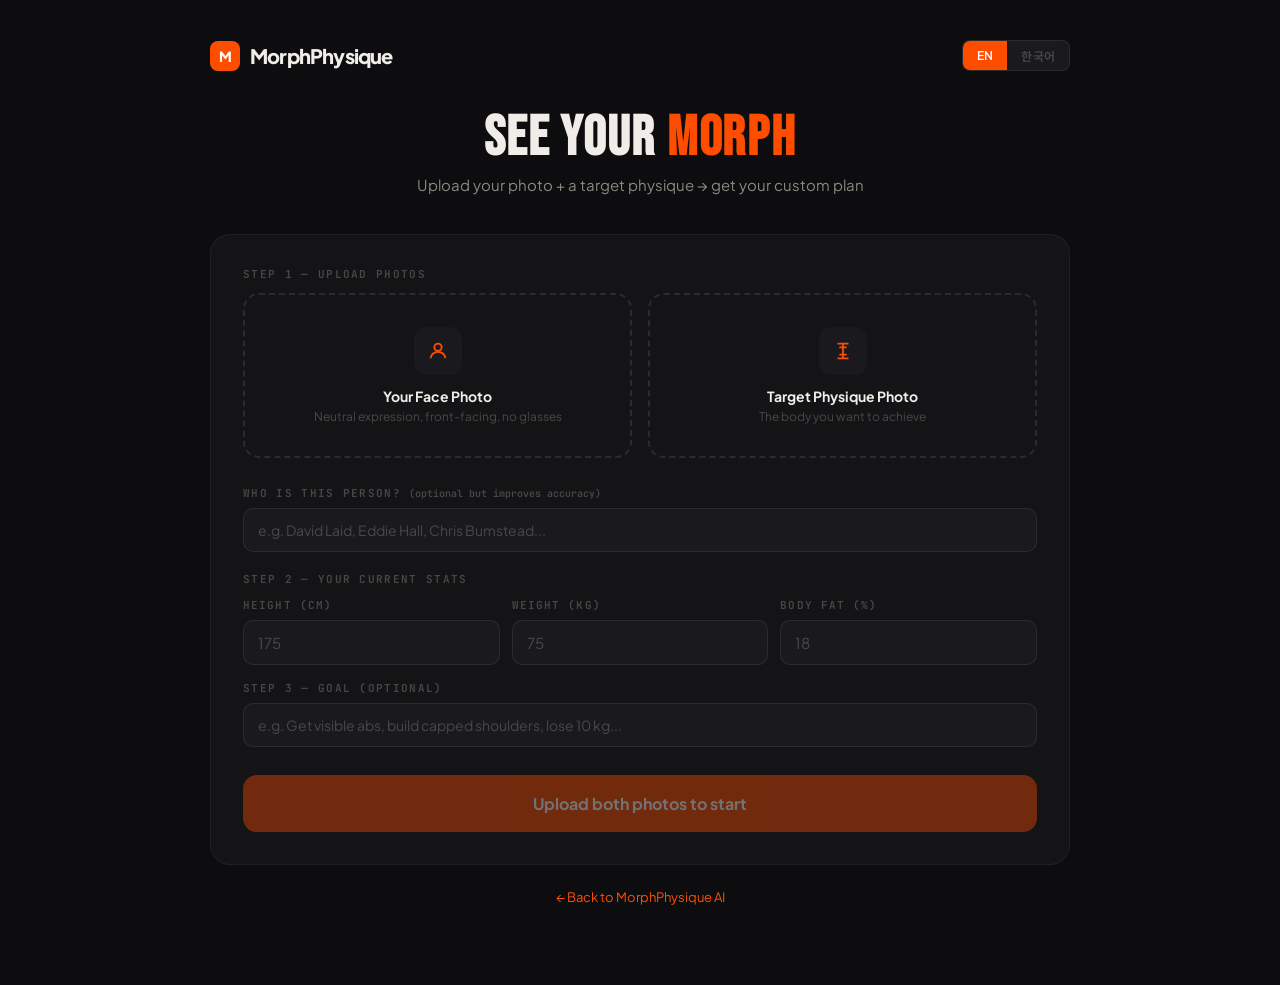
<file: morph.html>
<!DOCTYPE html>
<html lang="en">
<head>
    <meta charset="UTF-8">
    <meta name="viewport" content="width=device-width, initial-scale=1.0">
    <title>MorphPhysique AI — Try It</title>
    <link rel="preconnect" href="https://fonts.googleapis.com">
    <link rel="preconnect" href="https://fonts.gstatic.com" crossorigin>
    <link href="https://fonts.googleapis.com/css2?family=Bebas+Neue&family=Noto+Sans+KR:wght@400;500;600;700;800&family=Plus+Jakarta+Sans:wght@400;500;600;700;800&family=JetBrains+Mono:wght@400;500&display=swap" rel="stylesheet">
    <style>
        :root {
            --deep-space: #0D0D0F;
            --surface-1: #141417;
            --surface-2: #1A1A1E;
            --surface-3: #222228;
            --surface-4: #2A2A32;
            --accent: #FF4D00;
            --accent-light: #FF7A40;
            --accent-glow: rgba(255, 77, 0, 0.40);
            --text-primary: #F0EDE8;
            --text-secondary: #8A8880;
            --text-muted: #4A4845;
            --border-subtle: rgba(255, 255, 255, 0.05);
            --border-dim: rgba(255, 255, 255, 0.08);
            --green: #22C55E;
            --green-dim: rgba(34, 197, 94, 0.12);
            --yellow: #F59E0B;
            --yellow-dim: rgba(245, 158, 11, 0.12);
            --red: #F43F5E;
            --red-dim: rgba(244, 63, 94, 0.1);
        }

        * { margin: 0; padding: 0; box-sizing: border-box; }

        body {
            font-family: 'Plus Jakarta Sans', 'Noto Sans KR', sans-serif;
            background: var(--deep-space);
            color: var(--text-primary);
            min-height: 100vh;
            display: flex;
            flex-direction: column;
            align-items: center;
            padding: 40px 20px 80px;
        }

        /* ── Header row ── */
        .header-row {
            display: flex;
            align-items: center;
            width: 100%;
            max-width: 860px;
            margin-bottom: 40px;
        }

        .logo {
            display: flex;
            align-items: center;
            gap: 10px;
        }

        .logo-icon {
            width: 30px;
            height: 30px;
            background: var(--accent);
            border-radius: 8px;
            display: grid;
            place-items: center;
            font-size: 14px;
            font-weight: 800;
            color: #fff;
        }

        .logo-text {
            font-size: 20px;
            font-weight: 800;
            letter-spacing: -0.04em;
        }

        /* ── Language toggle ── */
        .lang-toggle {
            margin-left: auto;
            display: flex;
            background: var(--surface-2);
            border: 1px solid var(--border-dim);
            border-radius: 8px;
            overflow: hidden;
        }

        .lang-btn {
            padding: 6px 14px;
            font-size: 12px;
            font-weight: 600;
            color: var(--text-muted);
            background: transparent;
            border: none;
            cursor: pointer;
            font-family: 'Plus Jakarta Sans', 'Noto Sans KR', sans-serif;
            transition: all 0.2s;
            letter-spacing: 0.02em;
        }

        .lang-btn.active {
            background: var(--accent);
            color: #fff;
        }

        .lang-btn:not(.active):hover {
            color: var(--text-secondary);
            background: var(--surface-3);
        }

        h1 {
            font-family: 'Bebas Neue', sans-serif;
            font-size: clamp(36px, 6vw, 56px);
            letter-spacing: 0.03em;
            text-align: center;
            margin-bottom: 8px;
            line-height: 1;
        }

        h1 span { color: var(--accent); }

        .subtitle {
            color: var(--text-secondary);
            text-align: center;
            margin-bottom: 40px;
            font-size: 15px;
        }

        .morph-container {
            width: 100%;
            max-width: 860px;
            background: var(--surface-1);
            border: 1px solid var(--border-subtle);
            border-radius: 20px;
            padding: 32px;
        }

        /* ── Section label ── */
        .section-label {
            font-size: 11px;
            font-weight: 600;
            color: var(--text-muted);
            text-transform: uppercase;
            letter-spacing: 0.12em;
            font-family: 'JetBrains Mono', monospace;
            margin-bottom: 12px;
        }

        /* ── Upload areas ── */
        .upload-row {
            display: grid;
            grid-template-columns: 1fr 1fr;
            gap: 16px;
            margin-bottom: 28px;
        }

        .upload-area {
            border: 2px dashed rgba(255, 255, 255, 0.1);
            border-radius: 16px;
            padding: 32px 16px;
            text-align: center;
            cursor: pointer;
            transition: all 0.25s;
            position: relative;
        }

        .upload-area:hover {
            border-color: var(--accent);
            background: rgba(255, 77, 0, 0.03);
        }

        .upload-area.has-image {
            padding: 12px;
            border-style: solid;
            border-color: var(--accent);
        }

        .upload-icon {
            width: 48px;
            height: 48px;
            background: var(--surface-2);
            border-radius: 12px;
            display: grid;
            place-items: center;
            margin: 0 auto 12px;
            color: var(--accent);
        }

        .upload-title {
            font-size: 14px;
            font-weight: 700;
            margin-bottom: 4px;
            word-break: break-all;
        }

        .upload-hint {
            font-size: 12px;
            color: var(--text-muted);
        }

        .upload-area input[type="file"] { display: none; }

        .upload-area img.preview {
            max-height: 180px;
            width: 100%;
            object-fit: cover;
            border-radius: 8px;
            display: none;
        }

        /* ── Stats row ── */
        .stats-row {
            display: grid;
            grid-template-columns: 1fr 1fr 1fr;
            gap: 12px;
            margin-bottom: 28px;
        }

        .stat-field {
            display: flex;
            flex-direction: column;
            gap: 8px;
        }

        .stat-field label {
            font-size: 11px;
            font-weight: 600;
            color: var(--text-muted);
            text-transform: uppercase;
            letter-spacing: 0.1em;
            font-family: 'JetBrains Mono', monospace;
        }

        .stat-field input {
            background: var(--surface-2);
            border: 1px solid var(--border-dim);
            border-radius: 10px;
            padding: 12px 14px;
            font-family: 'Plus Jakarta Sans', 'Noto Sans KR', sans-serif;
            font-size: 15px;
            font-weight: 600;
            color: var(--text-primary);
            outline: none;
            transition: border-color 0.2s;
            width: 100%;
        }

        .stat-field input:focus {
            border-color: var(--accent);
        }

        .stat-field input::placeholder {
            color: var(--text-muted);
            font-weight: 400;
        }

        /* ── Goal input ── */
        .goal-field {
            margin-bottom: 28px;
        }

        .goal-field input {
            background: var(--surface-2);
            border: 1px solid var(--border-dim);
            border-radius: 10px;
            padding: 12px 14px;
            font-family: 'Plus Jakarta Sans', 'Noto Sans KR', sans-serif;
            font-size: 14px;
            color: var(--text-primary);
            outline: none;
            transition: border-color 0.2s;
            width: 100%;
        }

        .goal-field input:focus {
            border-color: var(--accent);
        }

        .goal-field input::placeholder {
            color: var(--text-muted);
        }

        /* ── Generate button ── */
        .generate-btn {
            width: 100%;
            padding: 18px;
            background: var(--accent);
            color: #fff;
            border: none;
            border-radius: 14px;
            font-family: 'Plus Jakarta Sans', 'Noto Sans KR', sans-serif;
            font-size: 16px;
            font-weight: 700;
            cursor: pointer;
            transition: all 0.3s;
            box-shadow: 0 0 24px var(--accent-glow);
        }

        .generate-btn:hover {
            background: #FF6620;
            box-shadow: 0 0 40px var(--accent-glow);
            transform: translateY(-1px);
        }

        .generate-btn:disabled {
            opacity: 0.4;
            cursor: not-allowed;
            transform: none;
            box-shadow: none;
        }

        /* ── Error ── */
        .error-msg {
            display: none;
            background: var(--red-dim);
            border: 1px solid rgba(244, 63, 94, 0.2);
            border-radius: 10px;
            padding: 14px 18px;
            color: var(--red);
            font-size: 13px;
            margin-bottom: 16px;
            text-align: center;
        }

        .error-msg.visible { display: block; }

        /* ── Loading ── */
        .loading-overlay {
            display: none;
            text-align: center;
            padding: 60px 20px;
        }

        .loading-overlay.visible { display: block; }

        .spinner {
            width: 48px;
            height: 48px;
            border: 3px solid var(--surface-3);
            border-top: 3px solid var(--accent);
            border-radius: 50%;
            animation: spin 1s linear infinite;
            margin: 0 auto 20px;
        }

        @keyframes spin { to { transform: rotate(360deg); } }

        .loading-text {
            font-size: 15px;
            color: var(--text-secondary);
            margin-bottom: 6px;
        }

        .loading-steps {
            display: flex;
            flex-direction: column;
            gap: 6px;
            margin-top: 20px;
            max-width: 300px;
            margin-left: auto;
            margin-right: auto;
        }

        .loading-step {
            font-size: 12px;
            color: var(--text-muted);
            font-family: 'JetBrains Mono', monospace;
            padding: 6px 12px;
            background: var(--surface-2);
            border-radius: 6px;
            text-align: left;
            opacity: 0.4;
            transition: opacity 0.5s;
        }

        .loading-step.active {
            opacity: 1;
            color: var(--accent);
        }

        .loading-step.done {
            opacity: 0.7;
            color: var(--green);
        }

        /* ── Results ── */
        .result-area {
            display: none;
        }

        .result-area.visible { display: block; }

        /* Before/After */
        .result-images {
            display: grid;
            grid-template-columns: 1fr 1fr;
            gap: 16px;
            margin-bottom: 28px;
        }

        .result-card {
            background: var(--surface-2);
            border: 1px solid var(--border-subtle);
            border-radius: 14px;
            padding: 12px;
            text-align: center;
        }

        .result-card.after {
            border-color: rgba(255, 77, 0, 0.3);
        }

        .result-card-label {
            font-size: 10px;
            font-family: 'JetBrains Mono', monospace;
            color: var(--text-muted);
            text-transform: uppercase;
            letter-spacing: 0.1em;
            margin-bottom: 10px;
        }

        .result-card.after .result-card-label {
            color: var(--accent);
        }

        .result-card img {
            width: 100%;
            border-radius: 8px;
        }

        /* Reality score */
        .reality-score-card {
            background: var(--surface-2);
            border: 1px solid var(--border-dim);
            border-radius: 16px;
            padding: 20px 24px;
            margin-bottom: 16px;
            display: flex;
            align-items: center;
            gap: 20px;
        }

        .score-circle {
            flex-shrink: 0;
            width: 72px;
            height: 72px;
            border-radius: 50%;
            display: flex;
            flex-direction: column;
            align-items: center;
            justify-content: center;
            border: 3px solid var(--green);
            background: var(--green-dim);
        }

        .score-circle.medium {
            border-color: var(--yellow);
            background: var(--yellow-dim);
        }

        .score-circle.hard {
            border-color: var(--red);
            background: var(--red-dim);
        }

        .score-number {
            font-size: 22px;
            font-weight: 800;
            color: var(--green);
            line-height: 1;
        }

        .score-circle.medium .score-number { color: var(--yellow); }
        .score-circle.hard .score-number { color: var(--red); }

        .score-unit {
            font-size: 10px;
            color: var(--text-muted);
            font-family: 'JetBrains Mono', monospace;
        }

        .score-info h3 {
            font-size: 16px;
            font-weight: 700;
            margin-bottom: 4px;
        }

        .score-info p {
            font-size: 13px;
            color: var(--text-secondary);
            line-height: 1.5;
        }

        .score-meta {
            display: flex;
            gap: 16px;
            margin-top: 8px;
            flex-wrap: wrap;
        }

        .score-badge {
            font-size: 11px;
            font-family: 'JetBrains Mono', monospace;
            background: var(--surface-3);
            border: 1px solid var(--border-dim);
            border-radius: 6px;
            padding: 4px 10px;
            color: var(--text-secondary);
        }

        /* Analysis card */
        .analysis-card {
            background: var(--surface-2);
            border: 1px solid var(--border-dim);
            border-radius: 16px;
            padding: 20px 24px;
            margin-bottom: 16px;
        }

        .analysis-card h3 {
            font-size: 14px;
            font-weight: 700;
            margin-bottom: 16px;
            color: var(--text-primary);
            display: flex;
            align-items: center;
            gap: 8px;
        }

        .analysis-grid {
            display: grid;
            grid-template-columns: 1fr 1fr;
            gap: 12px;
        }

        .analysis-item {
            display: flex;
            flex-direction: column;
            gap: 3px;
        }

        .analysis-item .ai-label {
            font-size: 10px;
            font-family: 'JetBrains Mono', monospace;
            color: var(--text-muted);
            text-transform: uppercase;
            letter-spacing: 0.08em;
        }

        .analysis-item .ai-value {
            font-size: 14px;
            font-weight: 600;
            color: var(--text-primary);
        }

        .trait-chips {
            display: flex;
            flex-wrap: wrap;
            gap: 6px;
            margin-top: 12px;
        }

        .trait-chip {
            font-size: 11px;
            font-family: 'JetBrains Mono', monospace;
            background: rgba(255, 77, 0, 0.08);
            border: 1px solid rgba(255, 77, 0, 0.2);
            border-radius: 100px;
            padding: 3px 10px;
            color: var(--accent-light);
        }

        /* Accordion sections */
        .accordion {
            border: 1px solid var(--border-dim);
            border-radius: 16px;
            overflow: hidden;
            margin-bottom: 16px;
        }

        .accordion-header {
            display: flex;
            align-items: center;
            justify-content: space-between;
            padding: 18px 24px;
            cursor: pointer;
            background: var(--surface-2);
            user-select: none;
            transition: background 0.2s;
        }

        .accordion-header:hover {
            background: var(--surface-3);
        }

        .accordion-header h3 {
            font-size: 15px;
            font-weight: 700;
            display: flex;
            align-items: center;
            gap: 10px;
        }

        .accordion-icon {
            width: 20px;
            height: 20px;
            color: var(--text-muted);
            transition: transform 0.3s;
            flex-shrink: 0;
        }

        .accordion.open .accordion-icon {
            transform: rotate(180deg);
        }

        .accordion-body {
            display: none;
            background: var(--surface-1);
            border-top: 1px solid var(--border-dim);
        }

        .accordion.open .accordion-body {
            display: block;
        }

        /* Workout plan */
        .plan-summary {
            padding: 16px 24px;
            border-bottom: 1px solid var(--border-dim);
        }

        .plan-summary p {
            font-size: 14px;
            color: var(--text-secondary);
            line-height: 1.6;
        }

        .plan-meta {
            display: flex;
            gap: 12px;
            flex-wrap: wrap;
            padding: 14px 24px;
            border-bottom: 1px solid var(--border-dim);
        }

        .plan-badge {
            font-size: 12px;
            font-family: 'JetBrains Mono', monospace;
            background: var(--surface-3);
            border: 1px solid var(--border-dim);
            border-radius: 8px;
            padding: 6px 12px;
            color: var(--text-secondary);
        }

        .plan-badge strong {
            color: var(--text-primary);
            font-weight: 700;
        }

        .workout-days {
            padding: 16px 24px;
        }

        .workout-day {
            margin-bottom: 20px;
        }

        .workout-day:last-child {
            margin-bottom: 0;
        }

        .day-header {
            font-size: 13px;
            font-weight: 700;
            color: var(--accent);
            font-family: 'JetBrains Mono', monospace;
            margin-bottom: 10px;
            text-transform: uppercase;
            letter-spacing: 0.06em;
        }

        .exercise-table {
            width: 100%;
            border-collapse: collapse;
        }

        .exercise-table th {
            font-size: 10px;
            font-family: 'JetBrains Mono', monospace;
            color: var(--text-muted);
            text-transform: uppercase;
            letter-spacing: 0.08em;
            text-align: left;
            padding: 6px 8px;
            border-bottom: 1px solid var(--border-dim);
        }

        .exercise-table td {
            font-size: 13px;
            padding: 8px 8px;
            border-bottom: 1px solid rgba(255,255,255,0.03);
            color: var(--text-secondary);
            vertical-align: top;
        }

        .exercise-table td:first-child {
            color: var(--text-primary);
            font-weight: 600;
        }

        .exercise-table td.sets-reps {
            font-family: 'JetBrains Mono', monospace;
            font-size: 12px;
            white-space: nowrap;
        }

        .progression-note {
            margin: 12px 24px 16px;
            padding: 12px 16px;
            background: rgba(255, 77, 0, 0.06);
            border: 1px solid rgba(255, 77, 0, 0.15);
            border-radius: 10px;
            font-size: 13px;
            color: var(--text-secondary);
            line-height: 1.5;
        }

        .progression-note strong {
            color: var(--accent-light);
        }

        /* Meal plan */
        .macros-grid {
            display: grid;
            grid-template-columns: repeat(4, 1fr);
            gap: 10px;
            padding: 16px 24px;
            border-bottom: 1px solid var(--border-dim);
        }

        .macro-card {
            background: var(--surface-3);
            border-radius: 10px;
            padding: 12px;
            text-align: center;
        }

        .macro-value {
            font-size: 22px;
            font-weight: 800;
            color: var(--text-primary);
            line-height: 1;
            margin-bottom: 4px;
        }

        .macro-label {
            font-size: 10px;
            font-family: 'JetBrains Mono', monospace;
            color: var(--text-muted);
            text-transform: uppercase;
            letter-spacing: 0.08em;
        }

        .meals-list {
            padding: 16px 24px;
        }

        .meal-row {
            display: flex;
            gap: 12px;
            align-items: flex-start;
            padding: 12px 0;
            border-bottom: 1px solid rgba(255,255,255,0.03);
        }

        .meal-row:last-child {
            border-bottom: none;
        }

        .meal-dot {
            width: 8px;
            height: 8px;
            background: var(--accent);
            border-radius: 50%;
            margin-top: 5px;
            flex-shrink: 0;
        }

        .meal-name {
            font-size: 13px;
            font-weight: 700;
            color: var(--text-primary);
            min-width: 110px;
        }

        .meal-desc {
            font-size: 13px;
            color: var(--text-secondary);
            line-height: 1.5;
            flex: 1;
        }

        .meal-cal {
            font-size: 12px;
            font-family: 'JetBrains Mono', monospace;
            color: var(--text-muted);
            white-space: nowrap;
        }

        .supplements-row {
            display: flex;
            flex-wrap: wrap;
            gap: 6px;
            padding: 12px 24px 16px;
            border-top: 1px solid var(--border-dim);
        }

        .supp-chip {
            font-size: 11px;
            font-family: 'JetBrains Mono', monospace;
            background: var(--green-dim);
            border: 1px solid rgba(34, 197, 94, 0.2);
            border-radius: 100px;
            padding: 4px 10px;
            color: var(--green);
        }

        /* Key tips */
        .tips-list {
            padding: 16px 24px;
            display: flex;
            flex-direction: column;
            gap: 10px;
        }

        .tip-row {
            display: flex;
            gap: 12px;
            align-items: flex-start;
        }

        .tip-num {
            font-size: 11px;
            font-family: 'JetBrains Mono', monospace;
            color: var(--accent);
            font-weight: 700;
            min-width: 20px;
            margin-top: 2px;
        }

        .tip-text {
            font-size: 14px;
            color: var(--text-secondary);
            line-height: 1.5;
        }

        /* Try again */
        .result-actions {
            display: flex;
            justify-content: center;
            padding-top: 8px;
        }

        .try-again-btn {
            background: var(--surface-2);
            border: 1px solid var(--border-subtle);
            color: var(--text-primary);
            padding: 12px 32px;
            border-radius: 100px;
            font-family: 'Plus Jakarta Sans', 'Noto Sans KR', sans-serif;
            font-size: 14px;
            font-weight: 600;
            cursor: pointer;
            transition: all 0.3s;
        }

        .try-again-btn:hover {
            background: var(--surface-3);
            border-color: rgba(255, 255, 255, 0.1);
        }

        /* Back link */
        .back-link {
            margin-top: 24px;
            font-size: 13px;
            color: var(--text-muted);
        }

        .back-link a {
            color: var(--accent);
            text-decoration: none;
        }

        /* Responsive */
        @media (max-width: 640px) {
            .morph-container { padding: 20px; }
            .upload-row { grid-template-columns: 1fr; }
            .stats-row { grid-template-columns: 1fr 1fr; }
            .result-images { grid-template-columns: 1fr; }
            .analysis-grid { grid-template-columns: 1fr; }
            .macros-grid { grid-template-columns: 1fr 1fr; }
            .reality-score-card { flex-direction: column; text-align: center; }
            .score-meta { justify-content: center; }
        }
        /* ── Feedback toast ── */
        #feedback-toast {
            position: fixed;
            bottom: 28px;
            right: 28px;
            z-index: 9999;
            background: var(--surface-2);
            border: 1px solid rgba(255, 77, 0, 0.3);
            border-radius: 14px;
            padding: 16px 18px;
            max-width: 300px;
            box-shadow: 0 8px 32px rgba(0,0,0,0.5), 0 0 0 1px var(--border-dim);
            display: flex;
            gap: 12px;
            align-items: flex-start;
            transform: translateY(100px);
            opacity: 0;
            transition: transform 0.4s cubic-bezier(0.34, 1.56, 0.64, 1), opacity 0.3s ease;
            pointer-events: none;
        }
        #feedback-toast.visible {
            transform: translateY(0);
            opacity: 1;
            pointer-events: auto;
        }
        #feedback-toast .toast-icon {
            font-size: 22px;
            line-height: 1;
            flex-shrink: 0;
            margin-top: 1px;
        }
        #feedback-toast .toast-body { flex: 1; }
        #feedback-toast .toast-title {
            font-size: 13px;
            font-weight: 700;
            color: var(--text-primary);
            margin-bottom: 4px;
        }
        #feedback-toast .toast-desc {
            font-size: 12px;
            color: var(--text-secondary);
            line-height: 1.4;
            margin-bottom: 10px;
        }
        #feedback-toast .toast-link {
            display: inline-block;
            font-size: 12px;
            font-weight: 700;
            color: var(--accent);
            text-decoration: none;
            background: rgba(255, 77, 0, 0.1);
            border: 1px solid rgba(255, 77, 0, 0.25);
            border-radius: 6px;
            padding: 5px 10px;
            transition: background 0.2s;
        }
        #feedback-toast .toast-link:hover { background: rgba(255, 77, 0, 0.2); }
        #feedback-toast .toast-close {
            background: none;
            border: none;
            color: var(--text-muted);
            cursor: pointer;
            font-size: 16px;
            line-height: 1;
            padding: 0;
            flex-shrink: 0;
            margin-top: 1px;
            transition: color 0.2s;
        }
        #feedback-toast .toast-close:hover { color: var(--text-secondary); }
    </style>
</head>
<body>
    <!-- ── Header: logo + language toggle ── -->
    <div class="header-row">
        <div class="logo">
            <div class="logo-icon">M</div>
            <div class="logo-text">MorphPhysique</div>
        </div>
        <div class="lang-toggle">
            <button class="lang-btn active" id="btn-en" onclick="setLang('en')">EN</button>
            <button class="lang-btn" id="btn-kr" onclick="setLang('kr')">한국어</button>
        </div>
    </div>

    <h1 id="main-title">See Your <span>Morph</span></h1>
    <p class="subtitle" data-i18n="subtitle">Upload your photo + a target physique → get your custom plan</p>

    <div class="morph-container">

        <!-- ══ UPLOAD SECTION ══ -->
        <div id="upload-section">

            <!-- Two photo uploads -->
            <div class="section-label" style="margin-bottom:12px" data-i18n="step1">Step 1 — Upload Photos</div>
            <div class="upload-row">

                <!-- Face photo -->
                <div class="upload-area" id="face-area" onclick="document.getElementById('face-input').click()">
                    <div class="upload-icon" id="face-icon">
                        <svg width="22" height="22" viewBox="0 0 24 24" fill="none" stroke="currentColor" stroke-width="2"><circle cx="12" cy="8" r="4"/><path d="M4 20c0-4 3.6-7 8-7s8 3 8 7"/></svg>
                    </div>
                    <div class="upload-title" id="face-title" data-i18n="face-title">Your Face Photo</div>
                    <div class="upload-hint" id="face-hint" data-i18n="face-hint-default">Neutral expression, front-facing, no glasses</div>
                    <img class="preview" id="face-preview" alt="Face Preview">
                    <input type="file" id="face-input" accept="image/*">
                </div>

                <!-- Target physique -->
                <div class="upload-area" id="target-area" onclick="document.getElementById('target-input').click()">
                    <div class="upload-icon" id="target-icon">
                        <svg width="22" height="22" viewBox="0 0 24 24" fill="none" stroke="currentColor" stroke-width="2"><path d="M6 4h12M6 20h12M12 4v16M8 8h8M8 16h8"/></svg>
                    </div>
                    <div class="upload-title" id="target-title" data-i18n="target-title">Target Physique Photo</div>
                    <div class="upload-hint" id="target-hint" data-i18n="target-hint-default">The body you want to achieve</div>
                    <img class="preview" id="target-preview" alt="Target Preview">
                    <input type="file" id="target-input" accept="image/*">
                </div>

            </div>

            <!-- Person name hint -->
            <div class="goal-field" style="margin-bottom:20px">
                <div class="section-label" style="margin-bottom:8px">
                    <span data-i18n="person-label">Who is this person?</span>
                    <span style="color:var(--text-muted);font-size:10px;text-transform:none;letter-spacing:0" data-i18n="person-optional"> (optional but improves accuracy)</span>
                </div>
                <input type="text" id="person-input" data-i18n-placeholder="person-placeholder" placeholder="e.g. David Laid, Eddie Hall, Chris Bumstead...">
            </div>

            <!-- User stats -->
            <div class="section-label" data-i18n="step2">Step 2 — Your Current Stats</div>
            <div class="stats-row" style="margin-bottom:16px">
                <div class="stat-field">
                    <label for="height-input" data-i18n="height-label">Height (cm)</label>
                    <input type="number" id="height-input" placeholder="175" min="100" max="250">
                </div>
                <div class="stat-field">
                    <label for="weight-input" data-i18n="weight-label">Weight (kg)</label>
                    <input type="number" id="weight-input" placeholder="75" min="30" max="300">
                </div>
                <div class="stat-field">
                    <label for="bf-input" data-i18n="bf-label">Body Fat (%)</label>
                    <input type="number" id="bf-input" placeholder="18" min="3" max="50">
                </div>
            </div>

            <div class="goal-field">
                <div class="section-label" style="margin-bottom:8px" data-i18n="step3">Step 3 — Goal (optional)</div>
                <input type="text" id="goal-input" data-i18n-placeholder="goal-placeholder" placeholder="e.g. Get visible abs, build capped shoulders, lose 10 kg...">
            </div>

            <!-- Error -->
            <div class="error-msg" id="error-msg"></div>

            <!-- Generate -->
            <button class="generate-btn" id="generate-btn" onclick="generateMorph()" disabled data-i18n="btn-default">
                Upload both photos to start
            </button>
        </div>

        <!-- ══ LOADING ══ -->
        <div class="loading-overlay" id="loading">
            <div class="spinner"></div>
            <div class="loading-text" data-i18n="loading-text">Generating your full plan...</div>
            <div class="loading-steps">
                <div class="loading-step" id="step-swap" data-i18n="step-swap">🔄 Face swap onto target physique</div>
                <div class="loading-step" id="step-pose" data-i18n="step-pose">📐 MediaPipe pose analysis</div>
                <div class="loading-step" id="step-gemini" data-i18n="step-gemini">🧠 Gemini Vision physique analysis</div>
                <div class="loading-step" id="step-plan" data-i18n="step-plan">📋 Generating personalised plan</div>
            </div>
        </div>

        <!-- ══ RESULTS ══ -->
        <div class="result-area" id="result">

            <!-- Before / After -->
            <div class="result-images" style="margin-bottom:24px">
                <div class="result-card">
                    <div class="result-card-label" data-i18n="result-before">Your Photo</div>
                    <img id="result-before" alt="Before">
                </div>
                <div class="result-card after">
                    <div class="result-card-label" data-i18n="result-after">Your Morph</div>
                    <img id="result-after" alt="After">
                </div>
            </div>

            <!-- Reality score -->
            <div class="reality-score-card" id="reality-card">
                <div class="score-circle" id="score-circle">
                    <span class="score-number" id="score-number">–</span>
                    <span class="score-unit">/ 100</span>
                </div>
                <div class="score-info">
                    <h3 id="score-label">–</h3>
                    <p id="score-reasoning">–</p>
                    <div class="score-meta">
                        <span class="score-badge" id="score-timeline"></span>
                        <span class="score-badge" id="score-bf-gap"></span>
                    </div>
                </div>
            </div>

            <!-- Physique analysis -->
            <div class="analysis-card" id="analysis-card" style="display:none">
                <h3>
                    <svg width="16" height="16" viewBox="0 0 24 24" fill="none" stroke="currentColor" stroke-width="2"><path d="M2 12s3-7 10-7 10 7 10 7-3 7-10 7-10-7-10-7z"/><circle cx="12" cy="12" r="3"/></svg>
                    <span data-i18n="analysis-title">Target Physique Analysis</span>
                </h3>
                <p id="physique-description" style="font-size:13px;color:var(--text-secondary);line-height:1.6;margin-bottom:12px;display:none"></p>
                <div class="analysis-grid" id="analysis-grid"></div>
                <div class="trait-chips" id="trait-chips"></div>
            </div>

            <!-- Workout plan accordion -->
            <div class="accordion" id="workout-accordion">
                <div class="accordion-header" onclick="toggleAccordion('workout-accordion')">
                    <h3>
                        <svg width="18" height="18" viewBox="0 0 24 24" fill="none" stroke="var(--accent)" stroke-width="2"><path d="M6.5 6.5 17.5 17.5M17.5 6.5 6.5 17.5"/><circle cx="12" cy="12" r="10"/></svg>
                        <span data-i18n="workout-title">Workout Plan</span>
                    </h3>
                    <svg class="accordion-icon" viewBox="0 0 24 24" fill="none" stroke="currentColor" stroke-width="2"><polyline points="6 9 12 15 18 9"/></svg>
                </div>
                <div class="accordion-body">
                    <div class="plan-summary"><p id="plan-summary">–</p></div>
                    <div class="plan-meta" id="plan-meta"></div>
                    <div class="workout-days" id="workout-days"></div>
                    <div class="progression-note" id="progression-note" style="display:none"></div>
                </div>
            </div>

            <!-- Diet plan accordion -->
            <div class="accordion" id="diet-accordion">
                <div class="accordion-header" onclick="toggleAccordion('diet-accordion')">
                    <h3>
                        <svg width="18" height="18" viewBox="0 0 24 24" fill="none" stroke="var(--green)" stroke-width="2"><path d="M12 2a10 10 0 1 0 0 20A10 10 0 0 0 12 2z"/><path d="M12 6v6l4 2"/></svg>
                        <span data-i18n="meal-title">Meal Plan</span>
                    </h3>
                    <svg class="accordion-icon" viewBox="0 0 24 24" fill="none" stroke="currentColor" stroke-width="2"><polyline points="6 9 12 15 18 9"/></svg>
                </div>
                <div class="accordion-body">
                    <div class="macros-grid" id="macros-grid"></div>
                    <div class="meals-list" id="meals-list"></div>
                    <div class="supplements-row" id="supplements-row"></div>
                </div>
            </div>

            <!-- Key tips accordion -->
            <div class="accordion" id="tips-accordion">
                <div class="accordion-header" onclick="toggleAccordion('tips-accordion')">
                    <h3>
                        <svg width="18" height="18" viewBox="0 0 24 24" fill="none" stroke="var(--yellow)" stroke-width="2"><circle cx="12" cy="12" r="10"/><line x1="12" y1="8" x2="12" y2="12"/><line x1="12" y1="16" x2="12.01" y2="16"/></svg>
                        <span data-i18n="tips-title">Key Tips</span>
                    </h3>
                    <svg class="accordion-icon" viewBox="0 0 24 24" fill="none" stroke="currentColor" stroke-width="2"><polyline points="6 9 12 15 18 9"/></svg>
                </div>
                <div class="accordion-body">
                    <div class="tips-list" id="tips-list"></div>
                </div>
            </div>

            <div class="result-actions" style="margin-top:20px">
                <button class="try-again-btn" onclick="resetForm()" data-i18n="try-again">Try Again</button>
            </div>
        </div>
    </div>

    <div class="back-link">
        <a href="index.html" data-i18n="back-link">&larr; Back to MorphPhysique AI</a>
    </div>

    <script>
        const API_URL = ""; // set automatically by: python backend/setup.py --ngrok --token YOUR_NGROK_TOKEN

        // ── i18n ──

        let currentLang = 'en';

        const LANG = {
            en: {
                'subtitle':           'Upload your photo + a target physique → get your custom plan',
                'step1':              'Step 1 — Upload Photos',
                'face-title':         'Your Face Photo',
                'face-hint-default':  'Neutral expression, front-facing, no glasses',
                'face-hint-change':   'Click to change',
                'target-title':       'Target Physique Photo',
                'target-hint-default':'The body you want to achieve',
                'target-hint-change': 'Click to change',
                'person-label':       'Who is this person?',
                'person-optional':    ' (optional but improves accuracy)',
                'person-placeholder': 'e.g. David Laid, Eddie Hall, Chris Bumstead...',
                'step2':              'Step 2 — Your Current Stats',
                'height-label':       'Height (cm)',
                'weight-label':       'Weight (kg)',
                'bf-label':           'Body Fat (%)',
                'step3':              'Step 3 — Goal (optional)',
                'goal-placeholder':   'e.g. Get visible abs, build capped shoulders, lose 10 kg...',
                'btn-default':        'Upload both photos to start',
                'btn-morph':          'Generate My Morph →',
                'btn-morph-plan':     'Generate My Morph + Plan →',
                'loading-text':       'Generating your full plan...',
                'step-swap':          '🔄 Face swap onto target physique',
                'step-pose':          '📐 MediaPipe pose analysis',
                'step-gemini':        '🧠 Gemini Vision physique analysis',
                'step-plan':          '📋 Generating personalised plan',
                'result-before':      'Your Photo',
                'result-after':       'Your Morph',
                'analysis-title':     'Target Physique Analysis',
                'label-bodytype':     'Body Type',
                'label-bodyfat':      'Est. Body Fat',
                'label-training':     'Training Style',
                'label-shoulderhip':  'Shoulder/Hip',
                'workout-title':      'Workout Plan',
                'meal-title':         'Meal Plan',
                'tips-title':         'Key Tips',
                'meta-split':         'Split',
                'meta-frequency':     'Frequency',
                'meta-phase':         'Phase',
                'meta-timeline':      'Timeline',
                'ex-exercise':        'Exercise',
                'ex-setsreps':        'Sets × Reps',
                'ex-notes':           'Notes',
                'macro-kcal':         'kcal/day',
                'macro-protein':      'Protein',
                'macro-carbs':        'Carbs',
                'macro-fat':          'Fat',
                'weeks58':            'Weeks 5–8',
                'try-again':          'Try Again',
                'back-link':          '← Back to MorphPhysique AI',
            },
            kr: {
                'subtitle':           '내 사진 + 목표 체형 사진 업로드 → 맞춤 플랜 받기',
                'step1':              '1단계 — 사진 업로드',
                'face-title':         '내 얼굴 사진',
                'face-hint-default':  '정면, 무표정, 안경 없이',
                'face-hint-change':   '클릭하여 변경',
                'target-title':       '목표 체형 사진',
                'target-hint-default':'원하는 체형 사진',
                'target-hint-change': '클릭하여 변경',
                'person-label':       '이 사람이 누구인가요?',
                'person-optional':    ' (선택 사항 — 정확도 향상)',
                'person-placeholder': '예: 데이비드 레이드, 에디 홀, 크리스 범스테드...',
                'step2':              '2단계 — 현재 신체 정보',
                'height-label':       '키 (cm)',
                'weight-label':       '몸무게 (kg)',
                'bf-label':           '체지방률 (%)',
                'step3':              '3단계 — 목표 (선택)',
                'goal-placeholder':   '예: 복근 만들기, 어깨 근육 키우기, 10kg 감량...',
                'btn-default':        '사진을 업로드하여 시작하세요',
                'btn-morph':          '내 모프 생성하기 →',
                'btn-morph-plan':     '모프 + 플랜 생성하기 →',
                'loading-text':       '플랜 생성 중...',
                'step-swap':          '🔄 목표 체형에 얼굴 합성 중',
                'step-pose':          '📐 자세 분석 중',
                'step-gemini':        '🧠 체형 AI 분석 중',
                'step-plan':          '📋 맞춤 플랜 생성 중',
                'result-before':      '내 사진',
                'result-after':       '내 모프',
                'analysis-title':     '목표 체형 분석',
                'label-bodytype':     '체형',
                'label-bodyfat':      '예상 체지방',
                'label-training':     '훈련 스타일',
                'label-shoulderhip':  '어깨/엉덩이 비율',
                'workout-title':      '운동 플랜',
                'meal-title':         '식단 플랜',
                'tips-title':         '핵심 팁',
                'meta-split':         '분할',
                'meta-frequency':     '빈도',
                'meta-phase':         '단계',
                'meta-timeline':      '기간',
                'ex-exercise':        '운동',
                'ex-setsreps':        '세트 × 횟수',
                'ex-notes':           '메모',
                'macro-kcal':         'kcal/일',
                'macro-protein':      '단백질',
                'macro-carbs':        '탄수화물',
                'macro-fat':          '지방',
                'weeks58':            '5~8주차',
                'try-again':          '다시 시도',
                'back-link':          '← MorphPhysique AI로 돌아가기',
            }
        };

        function T(key) {
            return LANG[currentLang][key] || LANG.en[key] || key;
        }

        function setLang(lang) {
            currentLang = lang;
            document.documentElement.lang = lang === 'kr' ? 'ko' : 'en';

            // Toggle button active state
            document.getElementById('btn-en').classList.toggle('active', lang === 'en');
            document.getElementById('btn-kr').classList.toggle('active', lang === 'kr');

            // h1 special case (contains accent <span>)
            if (lang === 'kr') {
                document.getElementById('main-title').innerHTML = '당신의 <span>모프</span>를 확인하세요';
            } else {
                document.getElementById('main-title').innerHTML = 'See Your <span>Morph</span>';
            }

            // All elements with data-i18n
            document.querySelectorAll('[data-i18n]').forEach(el => {
                const key = el.getAttribute('data-i18n');
                el.textContent = T(key);
            });

            // Placeholder-only elements
            document.querySelectorAll('[data-i18n-placeholder]').forEach(el => {
                el.placeholder = T(el.getAttribute('data-i18n-placeholder'));
            });

            // Re-apply dynamic state that depends on language
            updateGenerateBtn();

            // If a file is already loaded, restore the "click to change" hint
            if (faceFile) document.getElementById('face-hint').textContent = T('face-hint-change');
            if (targetFile) document.getElementById('target-hint').textContent = T('target-hint-change');
        }

        // ── File upload handlers ──

        let faceFile = null;
        let targetFile = null;

        function setupUpload(inputId, areaId, iconId, titleId, hintId, previewId, hintChangeKey, onLoad) {
            document.getElementById(inputId).addEventListener('change', function(e) {
                const file = e.target.files[0];
                if (!file) return;
                const reader = new FileReader();
                reader.onload = function(ev) {
                    const preview = document.getElementById(previewId);
                    preview.src = ev.target.result;
                    preview.style.display = 'block';
                    document.getElementById(iconId).style.display = 'none';
                    document.getElementById(titleId).textContent = file.name;
                    document.getElementById(hintId).textContent = T(hintChangeKey);
                    document.getElementById(areaId).classList.add('has-image');
                    if (onLoad) onLoad(file);
                };
                reader.readAsDataURL(file);
            });
        }

        setupUpload('face-input', 'face-area', 'face-icon', 'face-title', 'face-hint', 'face-preview', 'face-hint-change', (file) => {
            faceFile = file;
            updateGenerateBtn();
        });

        setupUpload('target-input', 'target-area', 'target-icon', 'target-title', 'target-hint', 'target-preview', 'target-hint-change', (file) => {
            targetFile = file;
            updateGenerateBtn();
        });

        function updateGenerateBtn() {
            const btn = document.getElementById('generate-btn');
            const hasStats = document.getElementById('height-input').value &&
                             document.getElementById('weight-input').value &&
                             document.getElementById('bf-input').value;
            if (faceFile && targetFile && hasStats) {
                btn.disabled = false;
                btn.textContent = T('btn-morph-plan');
            } else if (faceFile && targetFile) {
                btn.disabled = false;
                btn.textContent = T('btn-morph');
            } else {
                btn.disabled = true;
                btn.textContent = T('btn-default');
            }
        }

        ['height-input', 'weight-input', 'bf-input'].forEach(id =>
            document.getElementById(id).addEventListener('input', updateGenerateBtn)
        );

        // ── Loading step animation ──

        let stepInterval = null;

        function animateSteps() {
            const steps = ['step-swap', 'step-pose', 'step-gemini', 'step-plan'];
            let i = 0;
            steps.forEach(id => document.getElementById(id).className = 'loading-step');
            document.getElementById(steps[0]).classList.add('active');
            stepInterval = setInterval(() => {
                document.getElementById(steps[i]).classList.remove('active');
                document.getElementById(steps[i]).classList.add('done');
                i++;
                if (i < steps.length) {
                    document.getElementById(steps[i]).classList.add('active');
                } else {
                    clearInterval(stepInterval);
                }
            }, 9000);
        }

        // ── Generate ──

        async function generateMorph() {
            if (!faceFile || !targetFile) return;

            document.getElementById('upload-section').style.display = 'none';
            document.getElementById('result').classList.remove('visible');
            document.getElementById('loading').classList.add('visible');
            document.getElementById('error-msg').classList.remove('visible');
            animateSteps();

            const height  = parseFloat(document.getElementById('height-input').value) || 0;
            const weight  = parseFloat(document.getElementById('weight-input').value) || 0;
            const bodyFat = parseFloat(document.getElementById('bf-input').value) || 0;
            const goal       = document.getElementById('goal-input').value.trim();
            const personName = document.getElementById('person-input').value.trim();

            const hasStats = height > 0 && weight > 0 && bodyFat > 0;

            try {
                let data;

                if (hasStats) {
                    const formData = new FormData();
                    formData.append('face', faceFile);
                    formData.append('target', targetFile);
                    formData.append('height', height);
                    formData.append('weight', weight);
                    formData.append('body_fat', bodyFat);
                    if (goal) formData.append('goal', goal);
                    if (personName) formData.append('person_name', personName);
                    formData.append('lang', currentLang);

                    const response = await fetch(`${API_URL}/morph/full`, {
                        method: 'POST',
                        body: formData,
                    });
                    data = await response.json();
                } else {
                    const formData = new FormData();
                    formData.append('face', faceFile);
                    formData.append('target', targetFile);

                    const response = await fetch(`${API_URL}/morph/custom`, {
                        method: 'POST',
                        body: formData,
                    });
                    data = await response.json();
                }

                if (!data.success) throw new Error(data.error || 'Generation failed');

                clearInterval(stepInterval);
                document.getElementById('loading').classList.remove('visible');
                renderResults(data, hasStats);

            } catch (err) {
                clearInterval(stepInterval);
                document.getElementById('loading').classList.remove('visible');
                document.getElementById('upload-section').style.display = 'block';
                const errEl = document.getElementById('error-msg');
                errEl.textContent = err.message;
                errEl.classList.add('visible');
            }
        }

        // ── Render results ──

        function renderResults(data, hasStats) {
            document.getElementById('result-before').src = URL.createObjectURL(faceFile);

            const blob = base64ToBlob(data.image, 'image/png');
            const blobUrl = URL.createObjectURL(blob);
            document.getElementById('result-after').src = blobUrl;

            if (hasStats && data.reality_score) {
                renderRealityScore(data.reality_score);
            } else {
                document.getElementById('reality-card').style.display = 'none';
            }

            if (hasStats && data.target_analysis?.physique) {
                renderAnalysis(data.target_analysis.physique, data.target_analysis.proportions);
            } else {
                document.getElementById('analysis-card').style.display = 'none';
            }

            if (hasStats && data.plan && !data.plan.error) {
                renderWorkoutPlan(data.plan);
                renderMealPlan(data.plan.meal_plan);
                renderTips(data.plan.key_tips);
                document.getElementById('workout-accordion').classList.add('open');
            } else {
                document.getElementById('workout-accordion').style.display = 'none';
                document.getElementById('diet-accordion').style.display = 'none';
                document.getElementById('tips-accordion').style.display = 'none';
            }

            document.getElementById('result').classList.add('visible');
            showFeedbackToast();
        }

        function renderRealityScore(r) {
            document.getElementById('score-number').textContent = r.score;
            document.getElementById('score-label').textContent = r.label;
            document.getElementById('score-reasoning').textContent = r.reasoning;

            const circle = document.getElementById('score-circle');
            circle.className = 'score-circle';
            if (r.score < 40) circle.classList.add('hard');
            else if (r.score < 70) circle.classList.add('medium');

            if (r.timeline_weeks) {
                document.getElementById('score-timeline').textContent = `⏱ ${r.timeline_weeks} weeks`;
            }
            if (r.body_fat_to_lose_pct) {
                document.getElementById('score-bf-gap').textContent = `🔥 ${r.body_fat_to_lose_pct}% BF to lose`;
            }
        }

        function renderAnalysis(physique, proportions) {
            document.getElementById('analysis-card').style.display = 'block';
            const grid = document.getElementById('analysis-grid');
            const items = [
                { label: T('label-bodytype'),    value: capitalize(physique.body_type || '–') },
                { label: T('label-bodyfat'),     value: physique.estimated_body_fat_pct != null ? `${physique.estimated_body_fat_pct}%` : '–' },
                { label: T('label-training'),    value: capitalize(physique.training_style || '–') },
                { label: T('label-shoulderhip'), value: proportions?.shoulder_hip_ratio != null ? `${proportions.shoulder_hip_ratio} ${proportions.v_taper ? '(V-taper ✓)' : ''}` : '–' },
            ];
            grid.innerHTML = items.map(i => `
                <div class="analysis-item">
                    <span class="ai-label">${i.label}</span>
                    <span class="ai-value">${i.value}</span>
                </div>
            `).join('');

            const chips = document.getElementById('trait-chips');
            const traits = [
                ...(physique.key_visual_traits || []),
                ...(physique.dominant_muscle_groups || []).map(m => `💪 ${m}`),
            ];
            chips.innerHTML = traits.map(t => `<span class="trait-chip">${t}</span>`).join('');

            const descEl = document.getElementById('physique-description');
            if (physique.physique_description) {
                descEl.textContent = physique.physique_description;
                descEl.style.display = 'block';
            } else {
                descEl.textContent = '';
                descEl.style.display = 'none';
            }
        }

        function renderWorkoutPlan(plan) {
            const w = plan.workout_plan;
            if (!w) return;

            document.getElementById('plan-summary').textContent = plan.summary || '';

            const meta = document.getElementById('plan-meta');
            meta.innerHTML = [
                w.split     ? `<span class="plan-badge"><strong>${T('meta-split')}:</strong> ${w.split}</span>` : '',
                w.frequency ? `<span class="plan-badge"><strong>${T('meta-frequency')}:</strong> ${w.frequency}</span>` : '',
                plan.phase  ? `<span class="plan-badge"><strong>${T('meta-phase')}:</strong> ${capitalize(plan.phase)}</span>` : '',
                plan.timeline ? `<span class="plan-badge"><strong>${T('meta-timeline')}:</strong> ${plan.timeline}</span>` : '',
            ].join('');

            const days = document.getElementById('workout-days');
            const week14 = w.week_1_4 || [];
            days.innerHTML = week14.map(day => `
                <div class="workout-day">
                    <div class="day-header">${day.day || 'Day'}</div>
                    <table class="exercise-table">
                        <thead>
                            <tr>
                                <th>${T('ex-exercise')}</th>
                                <th>${T('ex-setsreps')}</th>
                                <th>${T('ex-notes')}</th>
                            </tr>
                        </thead>
                        <tbody>
                            ${(day.exercises || []).map(ex => `
                                <tr>
                                    <td>${ex.name || ''}</td>
                                    <td class="sets-reps">${ex.sets || '–'} × ${ex.reps || '–'}</td>
                                    <td>${ex.notes || ''}</td>
                                </tr>
                            `).join('')}
                        </tbody>
                    </table>
                </div>
            `).join('');

            if (w.week_5_8_changes) {
                const note = document.getElementById('progression-note');
                note.innerHTML = `<strong>${T('weeks58')}:</strong> ${w.week_5_8_changes}`;
                note.style.display = 'block';
            }
        }

        function renderMealPlan(meal) {
            if (!meal) return;

            const macros = document.getElementById('macros-grid');
            macros.innerHTML = [
                { val: meal.daily_calories,                           label: T('macro-kcal') },
                { val: meal.protein_g ? `${meal.protein_g}g` : '–',  label: T('macro-protein') },
                { val: meal.carbs_g   ? `${meal.carbs_g}g`   : '–',  label: T('macro-carbs') },
                { val: meal.fat_g     ? `${meal.fat_g}g`     : '–',  label: T('macro-fat') },
            ].map(m => `
                <div class="macro-card">
                    <div class="macro-value">${m.val || '–'}</div>
                    <div class="macro-label">${m.label}</div>
                </div>
            `).join('');

            const meals = document.getElementById('meals-list');
            meals.innerHTML = (meal.meals || []).map(m => `
                <div class="meal-row">
                    <div class="meal-dot"></div>
                    <div class="meal-name">${m.meal || ''}</div>
                    <div class="meal-desc">${m.description || ''}</div>
                    <div class="meal-cal">${m.calories ? m.calories + ' kcal' : ''}</div>
                </div>
            `).join('');

            const supps = document.getElementById('supplements-row');
            if (meal.supplements?.length) {
                supps.innerHTML = meal.supplements.map(s => `<span class="supp-chip">${s}</span>`).join('');
                if (meal.hydration) {
                    supps.insertAdjacentHTML('afterend', `<div style="padding:0 24px 16px;font-size:13px;color:var(--text-muted)">💧 ${meal.hydration}</div>`);
                }
            }
        }

        function renderTips(tips) {
            if (!tips?.length) return;
            const list = document.getElementById('tips-list');
            list.innerHTML = tips.map((tip, i) => `
                <div class="tip-row">
                    <span class="tip-num">0${i + 1}</span>
                    <span class="tip-text">${tip}</span>
                </div>
            `).join('');
        }

        // ── Accordion ──

        function toggleAccordion(id) {
            document.getElementById(id).classList.toggle('open');
        }

        // ── Reset ──

        function resetForm() {
            document.getElementById('result').classList.remove('visible');
            document.getElementById('upload-section').style.display = 'block';

            const afterImg = document.getElementById('result-after');
            if (afterImg.src.startsWith('blob:')) URL.revokeObjectURL(afterImg.src);
            afterImg.src = '';

            document.getElementById('person-input').value = '';
            document.getElementById('goal-input').value = '';

            faceFile = null;
            targetFile = null;
            ['face', 'target'].forEach(prefix => {
                document.getElementById(`${prefix}-input`).value = '';
                document.getElementById(`${prefix}-preview`).style.display = 'none';
                document.getElementById(`${prefix}-icon`).style.display = 'grid';
                document.getElementById(`${prefix}-title`).textContent = T(`${prefix}-title`);
                document.getElementById(`${prefix}-hint`).textContent = T(`${prefix}-hint-default`);
                document.getElementById(`${prefix}-area`).classList.remove('has-image');
            });

            ['workout-accordion', 'diet-accordion', 'tips-accordion'].forEach(id => {
                const el = document.getElementById(id);
                el.classList.remove('open');
                el.style.display = '';
            });

            updateGenerateBtn();
        }

        // ── Utils ──

        function base64ToBlob(b64, mime) {
            const bytes = atob(b64);
            const arr = new Uint8Array(bytes.length);
            for (let i = 0; i < bytes.length; i++) arr[i] = bytes.charCodeAt(i);
            return new Blob([arr], { type: mime });
        }

        function capitalize(s) {
            return s ? s.charAt(0).toUpperCase() + s.slice(1) : s;
        }
        // ── Feedback toast ──
        function showFeedbackToast() {
            if (sessionStorage.getItem('feedbackToastShown')) return;
            sessionStorage.setItem('feedbackToastShown', '1');
            const toast = document.getElementById('feedback-toast');
            setTimeout(() => toast.classList.add('visible'), 3000);
        }

        document.getElementById('feedback-toast-close').addEventListener('click', () => {
            document.getElementById('feedback-toast').classList.remove('visible');
        });

        function capitalize(s) {
            return s ? s.charAt(0).toUpperCase() + s.slice(1) : s;
        }
    </script>

    <div id="feedback-toast">
        <div class="toast-icon">💬</div>
        <div class="toast-body">
            <div class="toast-title">How was your morph?</div>
            <div class="toast-desc">Good, bad, or somewhere in between — we want to hear it.</div>
            <a class="toast-link" href="index.html#waitlist">Leave your thoughts →</a>
        </div>
        <button class="toast-close" id="feedback-toast-close" aria-label="Dismiss">✕</button>
    </div>
</body>
</html>
</file>
